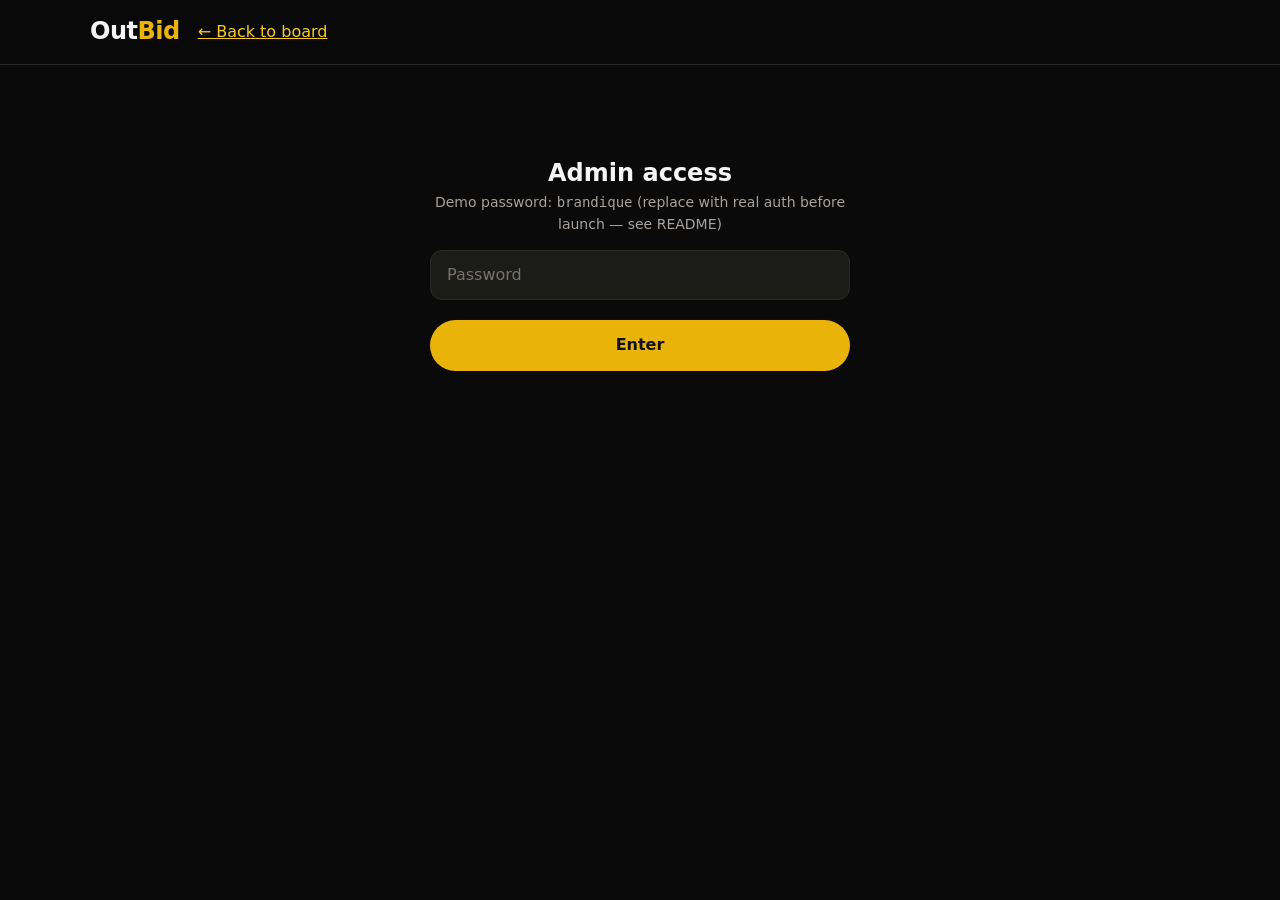
<file: admin.html>
<!DOCTYPE html>
<html lang="en">
<head>
<meta charset="UTF-8">
<meta name="viewport" content="width=device-width, initial-scale=1.0">
<title>OutBid Admin — Moderation & Leads</title>
<link rel="stylesheet" href="styles.css">
</head>
<body>
<header class="site-header">
  <div class="wrap header-in">
    <a class="logo" href="index.html">Out<span>Bid</span></a>
    <nav class="main-nav"><a href="index.html">← Back to board</a></nav>
  </div>
</header>

<main class="wrap">
  <div class="gate" id="gate">
    <h2>Admin access</h2>
    <p style="color:var(--muted);font-size:14px">Demo password: <code>brandique</code> (replace with real auth before launch — see README)</p>
    <input id="gatePass" type="password" placeholder="Password">
    <button class="btn-claim btn-wide" id="gateBtn" type="button">Enter</button>
    <p class="form-err" id="gateErr" hidden>Wrong password.</p>
  </div>

  <div id="adminPanel" hidden>
    <div class="admin-head">
      <h2>Listings moderation</h2>
      <button class="btn-mini" id="resetBtn" type="button">Reset demo data</button>
    </div>
    <div style="overflow-x:auto">
      <table class="admin-table" id="listingsTable">
        <thead><tr><th>#</th><th>Product</th><th>Category</th><th>Bid</th><th>Clicks</th><th>Status</th><th>Actions</th></tr></thead>
        <tbody></tbody>
      </table>
    </div>

    <h2 class="admin-section">Leads — everyone who claimed a rank</h2>
    <p style="color:var(--muted);font-size:14px;margin-bottom:12px">Every lister is a product owner — a warm lead for BrandiQue's web / AI services.</p>
    <div style="overflow-x:auto">
      <table class="admin-table" id="leadsTable">
        <thead><tr><th>Product</th><th>Email</th><th>Bid</th><th>Claimed</th></tr></thead>
        <tbody></tbody>
      </table>
    </div>
    <p style="margin-top:14px"><button class="btn-mini" id="csvBtn" type="button">Download leads CSV</button></p>
  </div>
</main>

<script src="data.js"></script>
<script src="store.js"></script>
<script src="admin.js"></script>
</body>
</html>
</file>
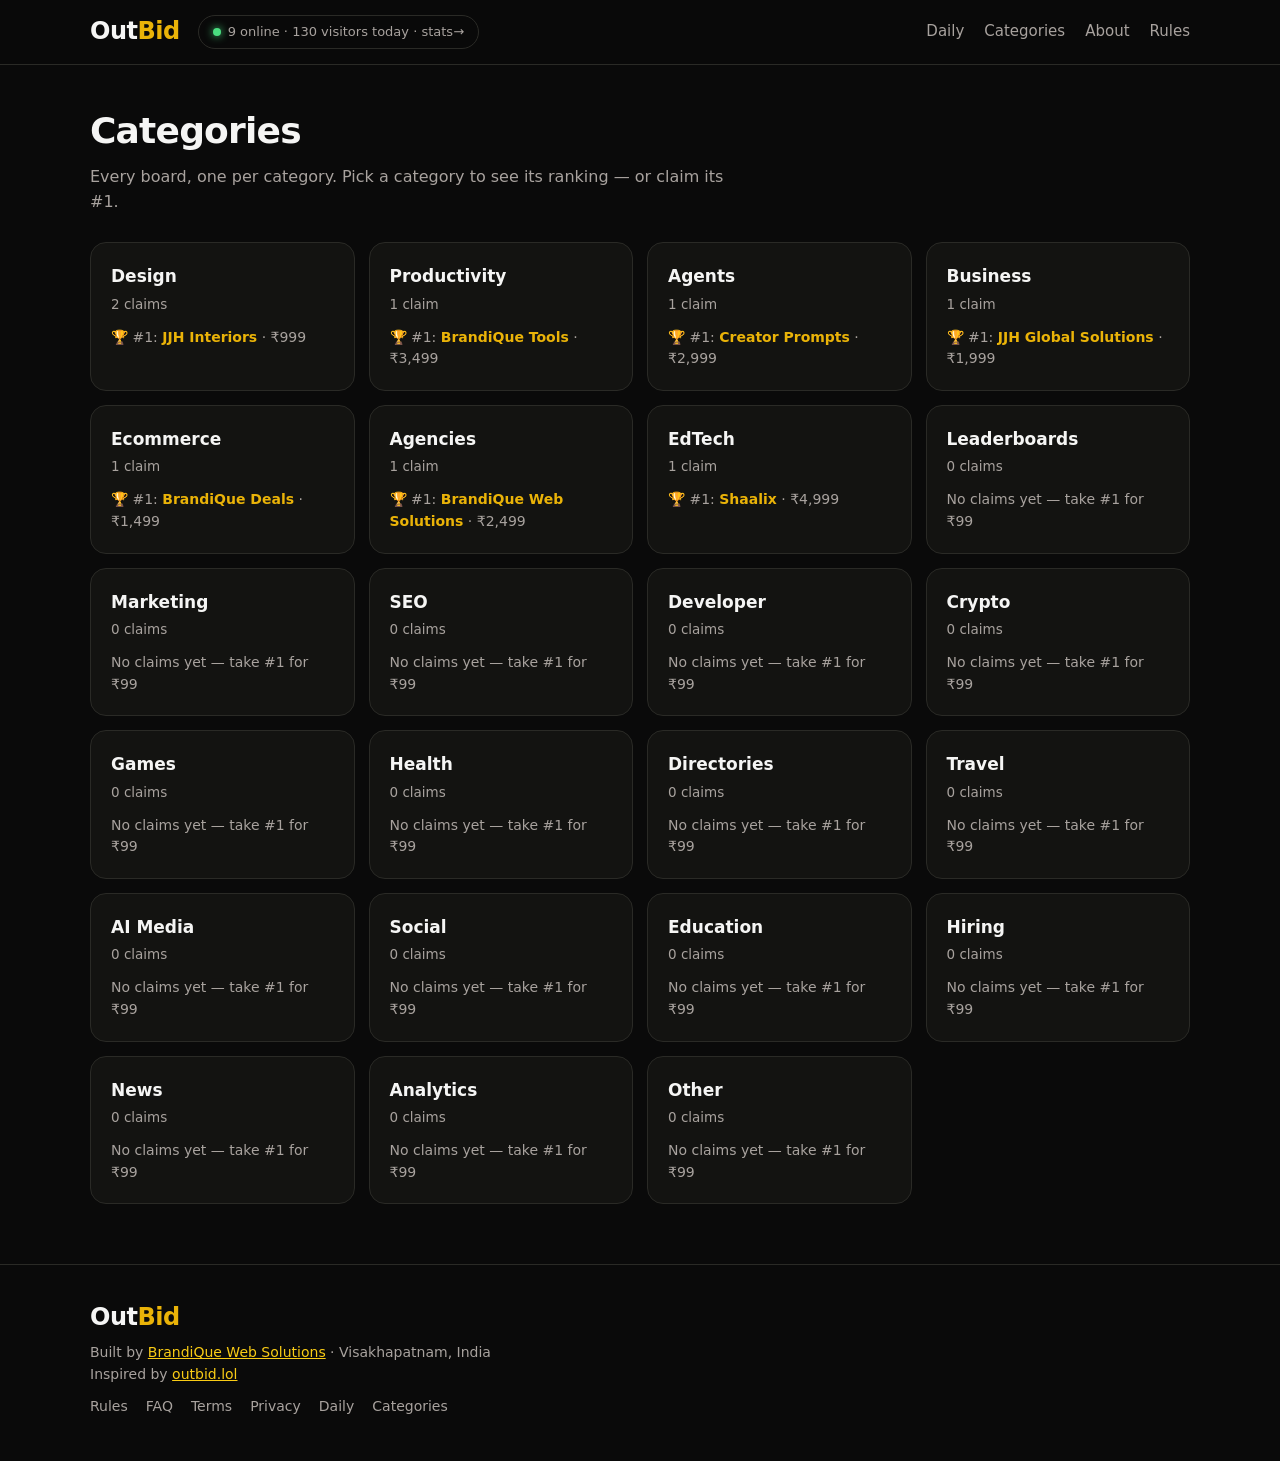
<file: categories.html>
<!DOCTYPE html>
<html lang="en">
<head>
<meta charset="UTF-8">
<meta name="viewport" content="width=device-width, initial-scale=1.0">
<title>Categories · OutBid</title>
<link rel="stylesheet" href="styles.css">
</head>
<body>
<header class="site-header">
  <div class="wrap header-in">
    <a class="logo" href="index.html">Out<span>Bid</span></a>
    <div class="live-pill" id="livePill"><span class="dot"></span>…</div>
    <nav class="header-nav">
      <a href="daily.html">Daily</a>
      <a href="categories.html">Categories</a>
      <a href="index.html#how">About</a>
      <a href="rules.html">Rules</a>
    </nav>
  </div>
</header>

<main class="wrap">
  <div class="page-head">
    <h1>Categories</h1>
    <p>Every board, one per category. Pick a category to see its ranking — or claim its #1.</p>
  </div>
  <div class="cat-grid" id="catGrid"></div>
</main>

<footer class="site-footer">
  <div class="wrap footer-in">
    <div>
      <a class="logo" href="index.html">Out<span>Bid</span></a>
      <p class="footer-by">Built by <a href="https://brandique.in" target="_blank" rel="noopener">BrandiQue Web Solutions</a> · Visakhapatnam, India<br>Inspired by <a href="https://outbid.lol" target="_blank" rel="noopener">outbid.lol</a></p>
      <div class="footer-links">
        <a href="rules.html">Rules</a><a href="index.html#faq">FAQ</a><a href="terms.html">Terms</a><a href="privacy.html">Privacy</a><a href="daily.html">Daily</a><a href="categories.html">Categories</a>
      </div>
    </div>
  </div>
</footer>

<script src="data.js"></script>
<script src="store.js"></script>
<script src="shared.js"></script>
<script src="categories.js"></script>
</body>
</html>
</file>
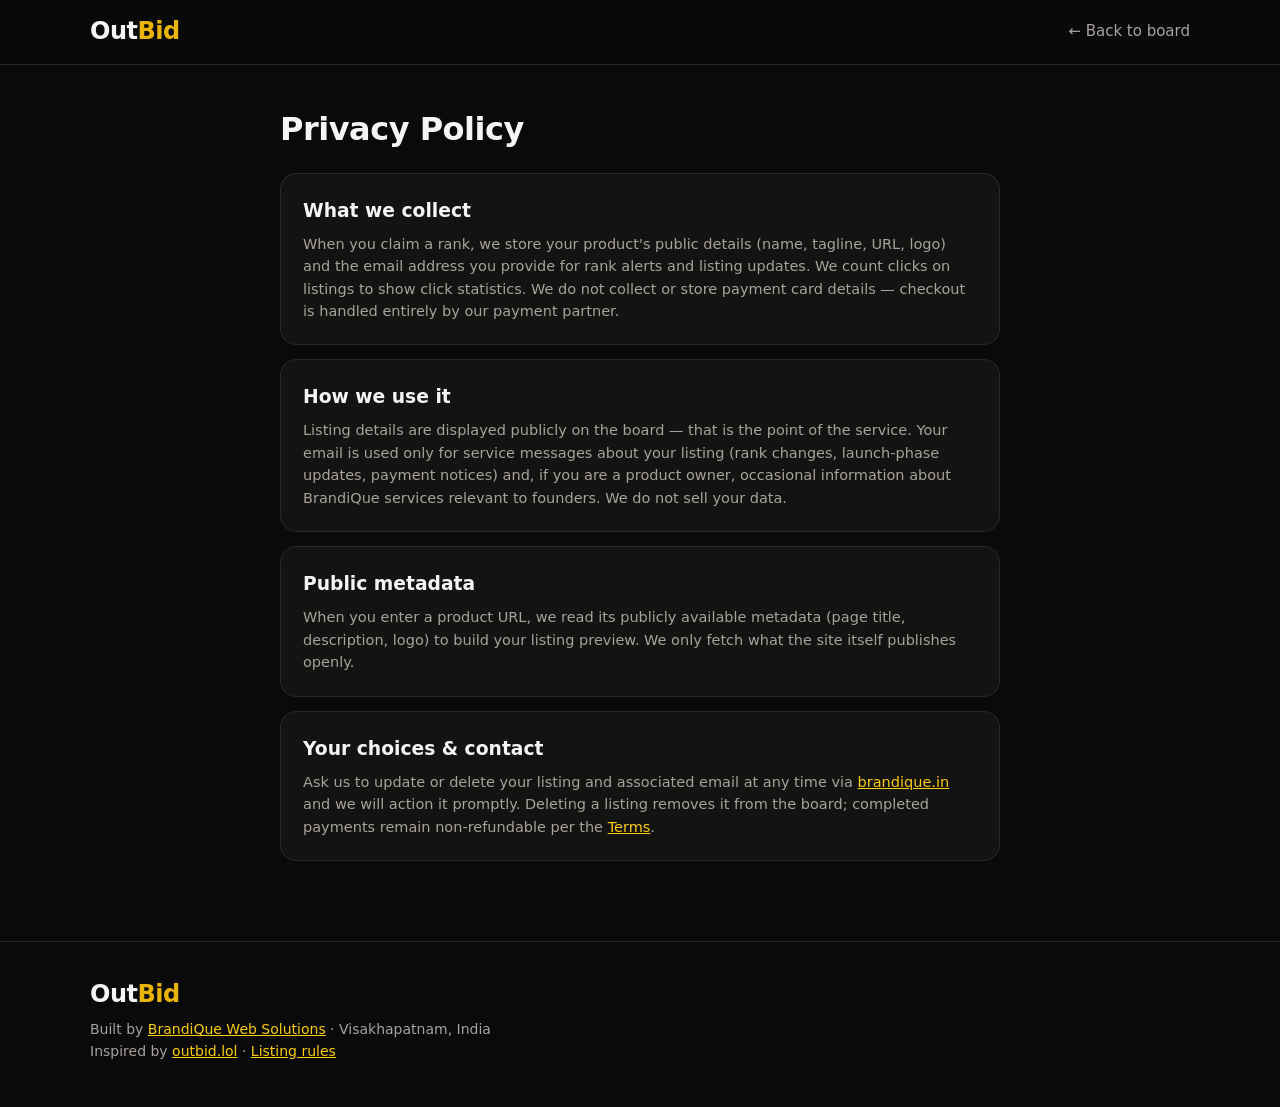
<file: privacy.html>
<!DOCTYPE html>
<html lang="en">
<head>
<meta charset="UTF-8">
<meta name="viewport" content="width=device-width, initial-scale=1.0">
<title>Privacy Policy · OutBid</title>
<link rel="stylesheet" href="styles.css">
</head>
<body>
<header class="site-header">
  <div class="wrap header-in">
    <a class="logo" href="index.html">Out<span>Bid</span></a>
    <nav class="header-nav"><a href="index.html">← Back to board</a></nav>
  </div>
</header>

<main class="wrap" style="max-width:760px;padding-top:40px;padding-bottom:20px">
  <h1 style="font-size:32px;letter-spacing:-.5px;margin-bottom:18px">Privacy Policy</h1>

  <div class="how-card" style="margin-bottom:14px"><h3 style="margin-bottom:8px">What we collect</h3>
  <p>When you claim a rank, we store your product's public details (name, tagline, URL, logo) and the email address you provide for rank alerts and listing updates. We count clicks on listings to show click statistics. We do not collect or store payment card details — checkout is handled entirely by our payment partner.</p></div>

  <div class="how-card" style="margin-bottom:14px"><h3 style="margin-bottom:8px">How we use it</h3>
  <p>Listing details are displayed publicly on the board — that is the point of the service. Your email is used only for service messages about your listing (rank changes, launch-phase updates, payment notices) and, if you are a product owner, occasional information about BrandiQue services relevant to founders. We do not sell your data.</p></div>

  <div class="how-card" style="margin-bottom:14px"><h3 style="margin-bottom:8px">Public metadata</h3>
  <p>When you enter a product URL, we read its publicly available metadata (page title, description, logo) to build your listing preview. We only fetch what the site itself publishes openly.</p></div>

  <div class="how-card"><h3 style="margin-bottom:8px">Your choices &amp; contact</h3>
  <p>Ask us to update or delete your listing and associated email at any time via <a href="https://brandique.in" target="_blank" rel="noopener">brandique.in</a> and we will action it promptly. Deleting a listing removes it from the board; completed payments remain non-refundable per the <a href="terms.html">Terms</a>.</p></div>
</main>

<footer class="site-footer">
  <div class="wrap footer-in">
    <div>
      <a class="logo" href="index.html">Out<span>Bid</span></a>
      <p class="footer-by">Built by <a href="https://brandique.in" target="_blank" rel="noopener">BrandiQue Web Solutions</a> · Visakhapatnam, India<br>Inspired by <a href="https://outbid.lol" target="_blank" rel="noopener">outbid.lol</a> · <a href="rules.html">Listing rules</a></p>
    </div>
  </div>
</footer>
</body>
</html>
</file>
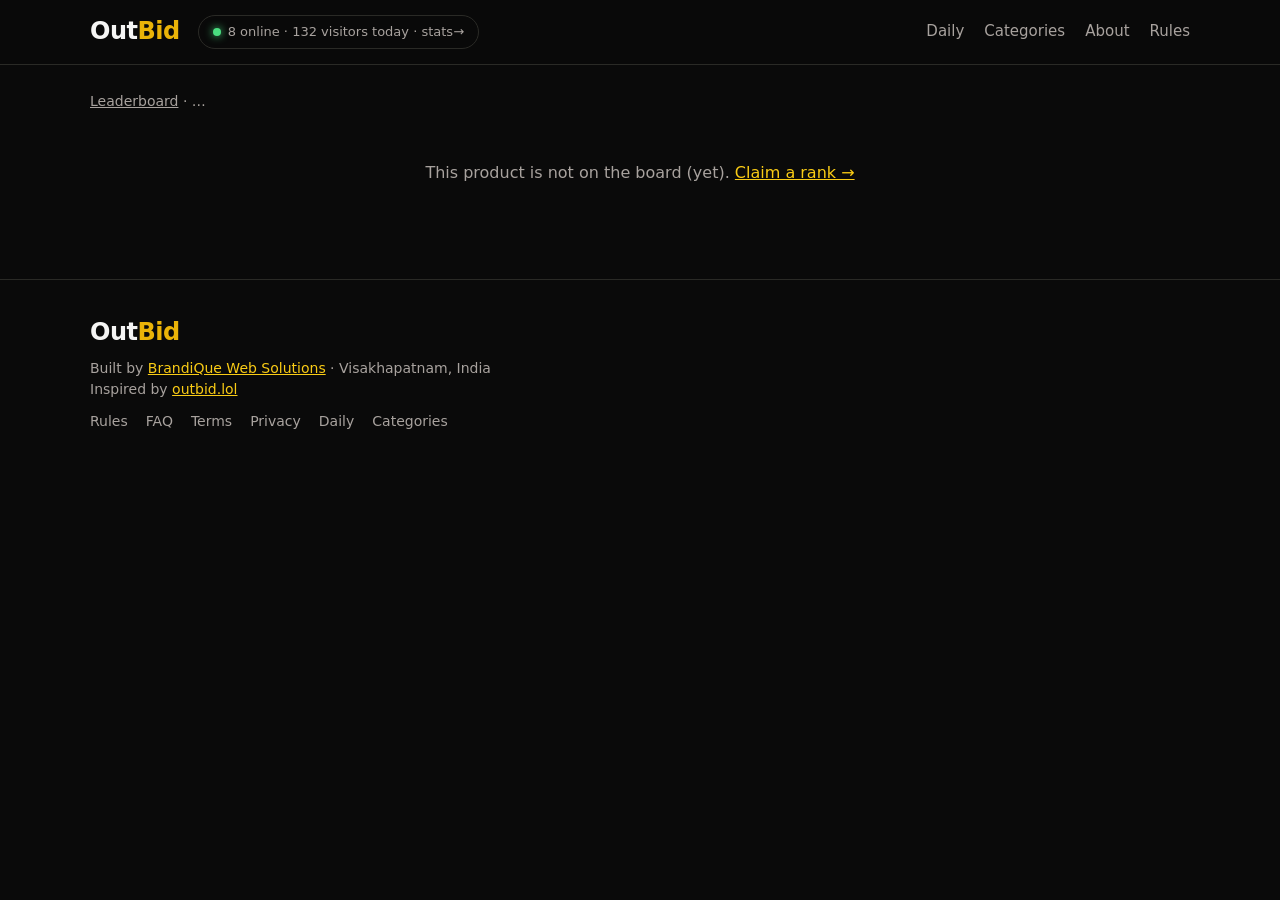
<file: product.html>
<!DOCTYPE html>
<html lang="en">
<head>
<meta charset="UTF-8">
<meta name="viewport" content="width=device-width, initial-scale=1.0">
<title>Product · OutBid</title>
<link rel="stylesheet" href="styles.css">
</head>
<body>
<header class="site-header">
  <div class="wrap header-in">
    <a class="logo" href="index.html">Out<span>Bid</span></a>
    <div class="live-pill" id="livePill"><span class="dot"></span>…</div>
    <nav class="header-nav">
      <a href="daily.html">Daily</a>
      <a href="categories.html">Categories</a>
      <a href="index.html#how">About</a>
      <a href="rules.html">Rules</a>
    </nav>
  </div>
</header>

<main class="wrap" id="productMain">
  <p class="crumb"><a href="index.html">Leaderboard</a> · <span id="crumbCat">…</span></p>
  <div id="productBody"><p class="board-empty">Loading…</p></div>
</main>

<footer class="site-footer">
  <div class="wrap footer-in">
    <div>
      <a class="logo" href="index.html">Out<span>Bid</span></a>
      <p class="footer-by">Built by <a href="https://brandique.in" target="_blank" rel="noopener">BrandiQue Web Solutions</a> · Visakhapatnam, India<br>Inspired by <a href="https://outbid.lol" target="_blank" rel="noopener">outbid.lol</a></p>
      <div class="footer-links">
        <a href="rules.html">Rules</a><a href="index.html#faq">FAQ</a><a href="terms.html">Terms</a><a href="privacy.html">Privacy</a><a href="daily.html">Daily</a><a href="categories.html">Categories</a>
      </div>
    </div>
  </div>
</footer>

<script src="data.js"></script>
<script src="store.js"></script>
<script src="shared.js"></script>
<script src="product.js"></script>
</body>
</html>
</file>
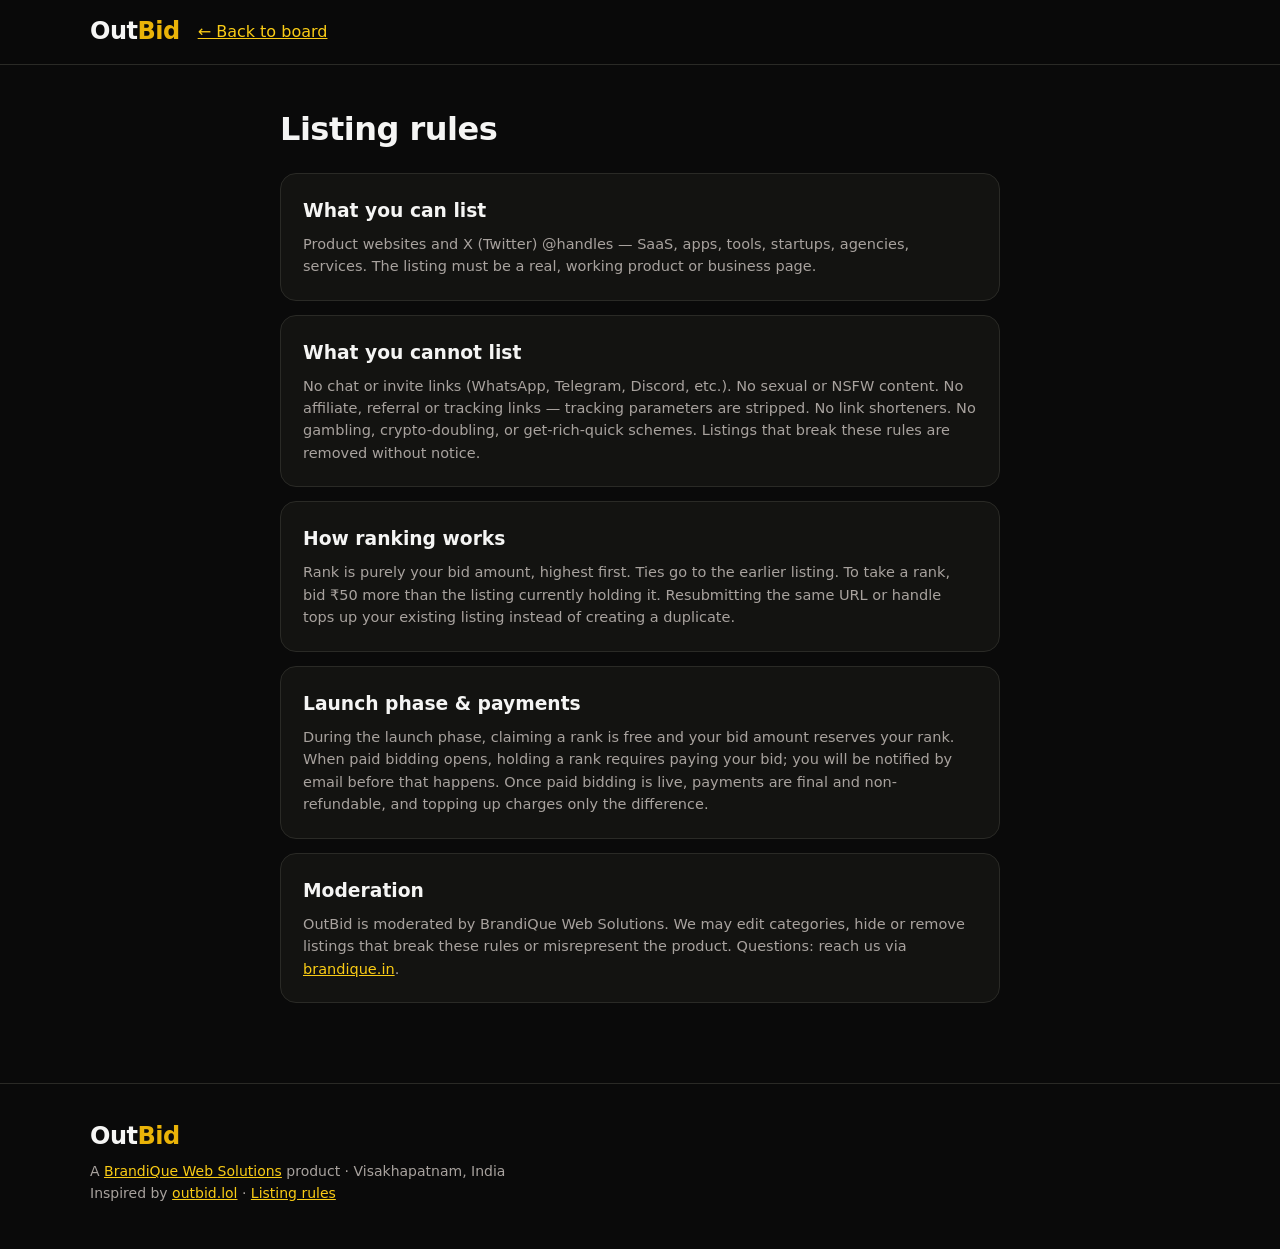
<file: rules.html>
<!DOCTYPE html>
<html lang="en">
<head>
<meta charset="UTF-8">
<meta name="viewport" content="width=device-width, initial-scale=1.0">
<title>Listing Rules — OutBid</title>
<link rel="stylesheet" href="styles.css">
</head>
<body>
<header class="site-header">
  <div class="wrap header-in">
    <a class="logo" href="index.html">Out<span>Bid</span></a>
    <nav class="main-nav"><a href="index.html">← Back to board</a></nav>
  </div>
</header>

<main class="wrap" style="max-width:760px;padding-top:40px;padding-bottom:20px">
  <h1 style="font-size:32px;letter-spacing:-.5px;margin-bottom:18px">Listing rules</h1>

  <div class="how-card" style="margin-bottom:14px">
    <h3 style="margin-bottom:8px">What you can list</h3>
    <p>Product websites and X (Twitter) @handles — SaaS, apps, tools, startups, agencies, services. The listing must be a real, working product or business page.</p>
  </div>

  <div class="how-card" style="margin-bottom:14px">
    <h3 style="margin-bottom:8px">What you cannot list</h3>
    <p>No chat or invite links (WhatsApp, Telegram, Discord, etc.). No sexual or NSFW content. No affiliate, referral or tracking links — tracking parameters are stripped. No link shorteners. No gambling, crypto-doubling, or get-rich-quick schemes. Listings that break these rules are removed without notice.</p>
  </div>

  <div class="how-card" style="margin-bottom:14px">
    <h3 style="margin-bottom:8px">How ranking works</h3>
    <p>Rank is purely your bid amount, highest first. Ties go to the earlier listing. To take a rank, bid ₹50 more than the listing currently holding it. Resubmitting the same URL or handle tops up your existing listing instead of creating a duplicate.</p>
  </div>

  <div class="how-card" style="margin-bottom:14px">
    <h3 style="margin-bottom:8px">Launch phase &amp; payments</h3>
    <p>During the launch phase, claiming a rank is free and your bid amount reserves your rank. When paid bidding opens, holding a rank requires paying your bid; you will be notified by email before that happens. Once paid bidding is live, payments are final and non-refundable, and topping up charges only the difference.</p>
  </div>

  <div class="how-card">
    <h3 style="margin-bottom:8px">Moderation</h3>
    <p>OutBid is moderated by BrandiQue Web Solutions. We may edit categories, hide or remove listings that break these rules or misrepresent the product. Questions: reach us via <a href="https://brandique.in" target="_blank" rel="noopener">brandique.in</a>.</p>
  </div>
</main>

<footer class="site-footer">
  <div class="wrap footer-in">
    <div>
      <a class="logo" href="index.html">Out<span>Bid</span></a>
      <p class="footer-by">A <a href="https://brandique.in" target="_blank" rel="noopener">BrandiQue Web Solutions</a> product · Visakhapatnam, India<br>
      Inspired by <a href="https://outbid.lol" target="_blank" rel="noopener">outbid.lol</a> · <a href="rules.html">Listing rules</a></p>
    </div>
  </div>
</footer>
</body>
</html>
</file>
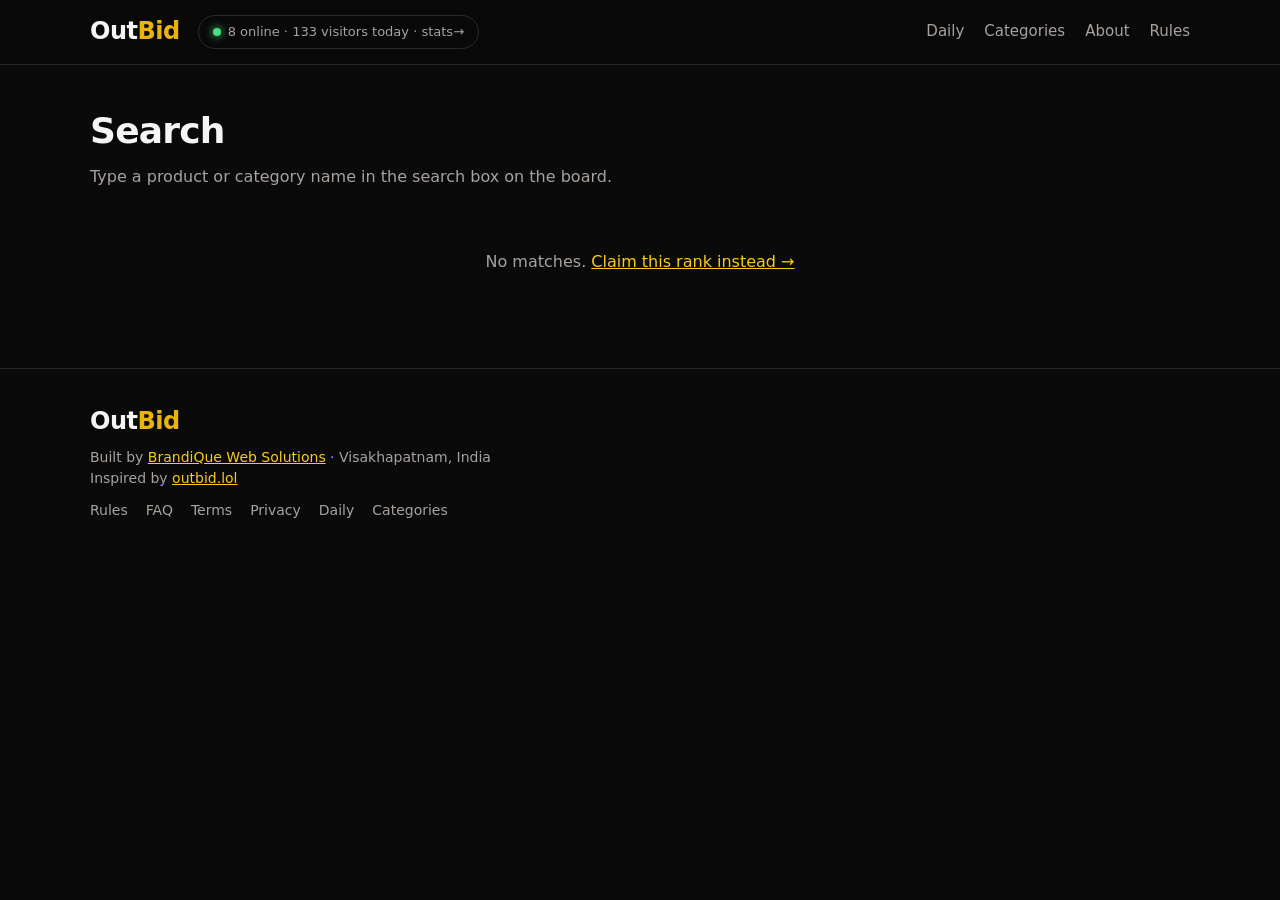
<file: search.html>
<!DOCTYPE html>
<html lang="en">
<head>
<meta charset="UTF-8">
<meta name="viewport" content="width=device-width, initial-scale=1.0">
<title>Search · OutBid</title>
<link rel="stylesheet" href="styles.css">
</head>
<body>
<header class="site-header">
  <div class="wrap header-in">
    <a class="logo" href="index.html">Out<span>Bid</span></a>
    <div class="live-pill" id="livePill"><span class="dot"></span>…</div>
    <nav class="header-nav">
      <a href="daily.html">Daily</a>
      <a href="categories.html">Categories</a>
      <a href="index.html#how">About</a>
      <a href="rules.html">Rules</a>
    </nav>
  </div>
</header>

<main class="wrap">
  <div class="page-head">
    <h1>Search</h1>
    <p id="searchSummary">…</p>
  </div>
  <div class="search-results" id="searchResults"></div>
</main>

<footer class="site-footer">
  <div class="wrap footer-in">
    <div>
      <a class="logo" href="index.html">Out<span>Bid</span></a>
      <p class="footer-by">Built by <a href="https://brandique.in" target="_blank" rel="noopener">BrandiQue Web Solutions</a> · Visakhapatnam, India<br>Inspired by <a href="https://outbid.lol" target="_blank" rel="noopener">outbid.lol</a></p>
      <div class="footer-links">
        <a href="rules.html">Rules</a><a href="index.html#faq">FAQ</a><a href="terms.html">Terms</a><a href="privacy.html">Privacy</a><a href="daily.html">Daily</a><a href="categories.html">Categories</a>
      </div>
    </div>
  </div>
</footer>

<script src="data.js"></script>
<script src="store.js"></script>
<script src="shared.js"></script>
<script src="search.js"></script>
</body>
</html>
</file>
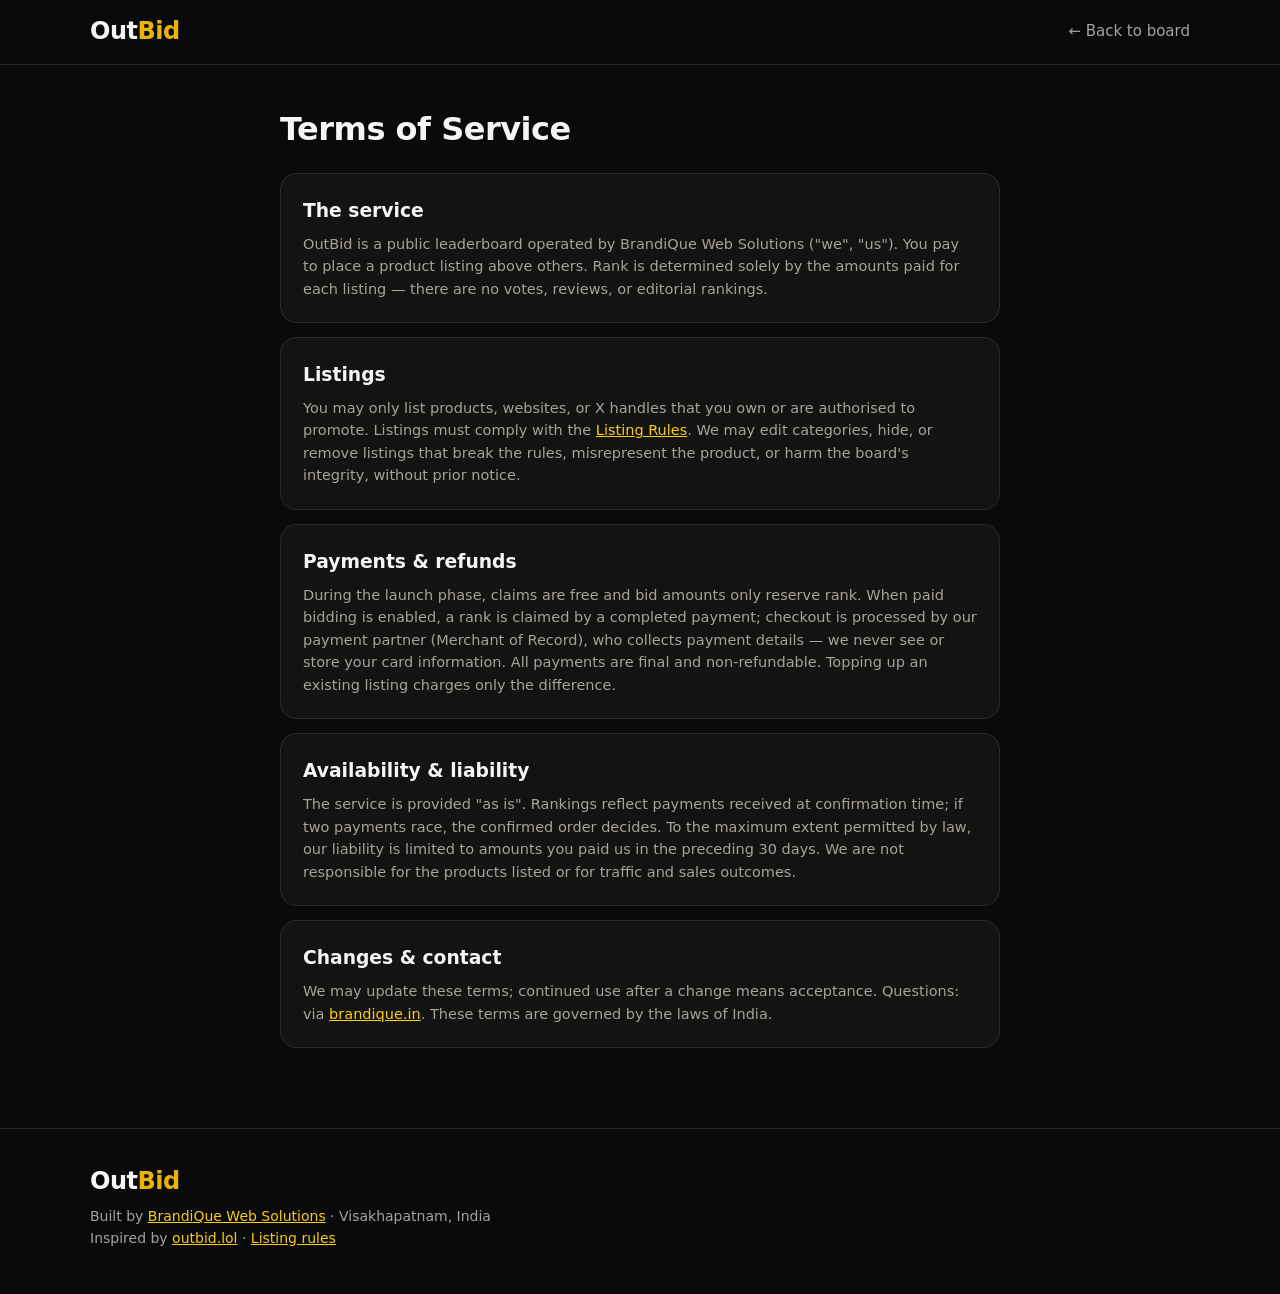
<file: terms.html>
<!DOCTYPE html>
<html lang="en">
<head>
<meta charset="UTF-8">
<meta name="viewport" content="width=device-width, initial-scale=1.0">
<title>Terms of Service · OutBid</title>
<link rel="stylesheet" href="styles.css">
</head>
<body>
<header class="site-header">
  <div class="wrap header-in">
    <a class="logo" href="index.html">Out<span>Bid</span></a>
    <nav class="header-nav"><a href="index.html">← Back to board</a></nav>
  </div>
</header>

<main class="wrap" style="max-width:760px;padding-top:40px;padding-bottom:20px">
  <h1 style="font-size:32px;letter-spacing:-.5px;margin-bottom:18px">Terms of Service</h1>

  <div class="how-card" style="margin-bottom:14px"><h3 style="margin-bottom:8px">The service</h3>
  <p>OutBid is a public leaderboard operated by BrandiQue Web Solutions ("we", "us"). You pay to place a product listing above others. Rank is determined solely by the amounts paid for each listing — there are no votes, reviews, or editorial rankings.</p></div>

  <div class="how-card" style="margin-bottom:14px"><h3 style="margin-bottom:8px">Listings</h3>
  <p>You may only list products, websites, or X handles that you own or are authorised to promote. Listings must comply with the <a href="rules.html">Listing Rules</a>. We may edit categories, hide, or remove listings that break the rules, misrepresent the product, or harm the board's integrity, without prior notice.</p></div>

  <div class="how-card" style="margin-bottom:14px"><h3 style="margin-bottom:8px">Payments &amp; refunds</h3>
  <p>During the launch phase, claims are free and bid amounts only reserve rank. When paid bidding is enabled, a rank is claimed by a completed payment; checkout is processed by our payment partner (Merchant of Record), who collects payment details — we never see or store your card information. All payments are final and non-refundable. Topping up an existing listing charges only the difference.</p></div>

  <div class="how-card" style="margin-bottom:14px"><h3 style="margin-bottom:8px">Availability &amp; liability</h3>
  <p>The service is provided "as is". Rankings reflect payments received at confirmation time; if two payments race, the confirmed order decides. To the maximum extent permitted by law, our liability is limited to amounts you paid us in the preceding 30 days. We are not responsible for the products listed or for traffic and sales outcomes.</p></div>

  <div class="how-card"><h3 style="margin-bottom:8px">Changes &amp; contact</h3>
  <p>We may update these terms; continued use after a change means acceptance. Questions: via <a href="https://brandique.in" target="_blank" rel="noopener">brandique.in</a>. These terms are governed by the laws of India.</p></div>
</main>

<footer class="site-footer">
  <div class="wrap footer-in">
    <div>
      <a class="logo" href="index.html">Out<span>Bid</span></a>
      <p class="footer-by">Built by <a href="https://brandique.in" target="_blank" rel="noopener">BrandiQue Web Solutions</a> · Visakhapatnam, India<br>Inspired by <a href="https://outbid.lol" target="_blank" rel="noopener">outbid.lol</a> · <a href="rules.html">Listing rules</a></p>
    </div>
  </div>
</footer>
</body>
</html>
</file>
<file: styles.css>
:root{
  --yellow:#EAB308; --yellow-soft:#facc15; --yellow-dim:rgba(234,179,8,.13);
  --black:#0a0a0a; --panel:#131311; --panel-2:#1b1b18; --line:#2a2a26;
  --text:#f5f5f4; --muted:#a8a29e; --red:#f87171; --green:#4ade80;
}
*{box-sizing:border-box;margin:0;padding:0}
html{scroll-behavior:smooth}
body{background:var(--black);color:var(--text);font-family:system-ui,-apple-system,"Segoe UI",Roboto,Arial,sans-serif;line-height:1.55}
.wrap{max-width:1140px;margin:0 auto;padding:0 20px}
a{color:var(--yellow-soft)}
button{cursor:pointer;font:inherit}
input,select{font:inherit;color:var(--text);background:var(--panel-2);border:1px solid var(--line);border-radius:999px;padding:12px 16px}
input:focus,select:focus{outline:none;border-color:var(--yellow);box-shadow:0 0 0 3px var(--yellow-dim)}
::placeholder{color:#78716c}

.launch-banner{background:var(--yellow);color:#111;text-align:center;padding:9px 14px;font-size:14px}
.site-header{border-bottom:1px solid var(--line);position:sticky;top:0;background:rgba(10,10,10,.94);backdrop-filter:blur(8px);z-index:30}
.header-in{display:flex;align-items:center;gap:18px;height:64px}
.logo{font-size:24px;font-weight:800;color:var(--text);text-decoration:none;letter-spacing:-.5px;white-space:nowrap}
.logo span{color:var(--yellow)}
.live-pill{display:flex;align-items:center;gap:7px;border:1px solid var(--line);border-radius:999px;padding:6px 14px;font-size:13px;color:var(--muted);white-space:nowrap}
.live-pill .dot{width:8px;height:8px;border-radius:50%;background:var(--green);box-shadow:0 0 8px var(--green)}
.header-nav{margin-left:auto;display:flex;align-items:center;gap:20px}
.header-nav a{color:var(--muted);text-decoration:none;font-size:15px}
.header-nav a:hover{color:var(--text)}
.icon-btn{background:none;border:1px solid var(--line);color:var(--text);width:38px;height:38px;border-radius:50%;font-size:16px;line-height:1}
.search-bar{border-bottom:1px solid var(--line);padding:12px 0}
.search-bar form{display:flex;gap:10px}
.search-bar input{flex:1}

.cat-bar{border-bottom:1px solid var(--line)}
.cat-scroll{display:flex;gap:8px;overflow-x:auto;padding:12px 20px;scrollbar-width:none}
.cat-scroll::-webkit-scrollbar{display:none}
.cat-tab{flex:none;background:var(--panel);border:1px solid var(--line);color:var(--muted);padding:7px 16px;border-radius:999px;font-size:14px;text-decoration:none}
.cat-tab.active{background:var(--yellow);color:#111;border-color:var(--yellow);font-weight:700}
.cat-tab.explore{color:var(--yellow);border-color:var(--yellow);background:none}

.hero{padding:44px 20px 6px;text-align:center}
.board-tabs{display:inline-flex;gap:8px;margin-bottom:22px}
.tab{background:var(--panel);color:var(--muted);border:1px solid var(--line);padding:9px 22px;border-radius:999px;font-weight:600;text-decoration:none}
.tab.active{background:var(--yellow);color:#111;border-color:var(--yellow)}
.hero h1{font-size:clamp(30px,5.4vw,50px);font-weight:800;letter-spacing:-1.2px;line-height:1.12}
.hero h1 .h1-amt{color:var(--yellow);white-space:nowrap}
.stepper{display:inline-flex;gap:6px;vertical-align:middle;margin:0 2px}
.stepper button{width:40px;height:40px;border-radius:50%;border:1px solid var(--line);background:var(--panel);color:var(--yellow);font-size:22px;line-height:1}
.stepper button:disabled{opacity:.35;cursor:not-allowed}
.stepper button:hover:not(:disabled){border-color:var(--yellow)}
#bidAmount{width:170px;text-align:center;border:none;background:none;font-size:inherit;font-weight:800;color:var(--yellow);padding:0;box-shadow:none}
.countdown{color:var(--muted);font-size:14.5px;margin-top:10px}
.countdown strong{color:var(--yellow-soft)}

.claim-form{max-width:860px;margin:26px auto 0}
.claim-row{display:flex;gap:10px;flex-wrap:wrap}
.claim-row .url-wrap{flex:1;min-width:240px;position:relative}
.claim-row .url-wrap input{width:100%;padding-left:40px}
.url-ico{position:absolute;left:14px;top:50%;transform:translateY(-50%);font-size:15px;opacity:.75}
.spinner{width:15px;height:15px;border:2px solid var(--line);border-top-color:var(--yellow);border-radius:50%;display:inline-block;animation:spin .7s linear infinite}
@keyframes spin{to{transform:rotate(360deg)}}
.claim-row select{max-width:210px;border-radius:999px}
.btn-claim{background:var(--yellow);color:#111;border:none;border-radius:999px;padding:13px 28px;font-weight:800;font-size:16px;white-space:nowrap}
.btn-claim:hover:not(:disabled){background:var(--yellow-soft)}
.btn-claim:disabled{background:#44403c;color:#a8a29e;cursor:not-allowed}
.btn-wide{width:100%;margin-top:6px}
.claim-helper{color:var(--muted);font-size:14px;margin-top:12px;min-height:21px}
.claim-helper strong{color:var(--yellow-soft)}

.layout{display:grid;grid-template-columns:minmax(0,1fr) 320px;gap:26px;margin-top:40px;align-items:start}
.board-list{display:flex;flex-direction:column}
.listing{position:relative;display:flex;gap:16px;align-items:center;padding:16px 14px;border-bottom:1px solid var(--line)}
.listing.top3{background:var(--yellow-dim);border:1px solid rgba(234,179,8,.45);border-radius:18px;margin-bottom:10px;border-bottom:1px solid rgba(234,179,8,.45)}
.rank-num{font-size:19px;font-weight:800;min-width:44px;text-align:center;color:var(--muted)}
.listing.top3 .rank-num{color:var(--yellow)}
.logo-box{flex:none;border-radius:14px;background:var(--panel-2);border:1px solid var(--line);display:flex;align-items:center;justify-content:center;overflow:hidden}
.logo-box img{width:100%;height:100%;object-fit:contain;padding:6px}
.logo-letter{font-weight:800;font-size:22px;color:var(--yellow);align-items:center;justify-content:center;width:100%;height:100%}
.listing-main{flex:1;min-width:0}
.listing-name{font-size:17px;font-weight:700}
.listing-name a{color:var(--text);text-decoration:none}
.listing-name a:hover{color:var(--yellow-soft)}
.listing-tag{color:var(--muted);font-size:14px;white-space:nowrap;overflow:hidden;text-overflow:ellipsis}
.listing-meta{font-size:12.5px;color:var(--muted);margin-top:3px}
.listing-meta b{color:var(--text);font-weight:600}
.listing-meta a{color:var(--muted)}
.listing-side{text-align:right;min-width:104px}
.listing-amt{font-size:19px;font-weight:800;color:var(--yellow)}
.row-claim{position:absolute;left:50%;top:50%;transform:translate(-50%,-50%);background:var(--yellow);color:#111;border:none;font-weight:800;font-size:14px;padding:10px 20px;border-radius:999px;opacity:0;pointer-events:none;transition:opacity .15s;box-shadow:0 8px 28px rgba(0,0,0,.55);white-space:nowrap}
.listing:hover .row-claim{opacity:1;pointer-events:auto}
.end-label{text-align:center;color:var(--muted);font-size:12.5px;letter-spacing:.12em;text-transform:uppercase;padding:14px 0 6px}
.board-empty{color:var(--muted);text-align:center;padding:34px 0}
.demo-tag{font-size:10.5px;color:#111;background:var(--yellow-soft);border-radius:6px;padding:1px 7px;font-weight:700;vertical-align:middle;margin-left:8px}

.side-card{background:var(--panel);border:1px solid var(--line);border-radius:18px;padding:18px;margin-bottom:18px}
.side-card h3{font-size:16px;margin-bottom:4px}
.side-card .see-all{font-size:13.5px}
.mini-row{display:flex;align-items:center;gap:10px;padding:9px 0;border-bottom:1px solid var(--line)}
.mini-row:last-child{border-bottom:none}
.mini-row .rank-num{font-size:14px;min-width:30px}
.mini-name{flex:1;min-width:0;font-size:14.5px;font-weight:600;white-space:nowrap;overflow:hidden;text-overflow:ellipsis}
.mini-name a{color:var(--text);text-decoration:none}
.mini-amt{color:var(--yellow);font-weight:700;font-size:14.5px}
.activity-list{list-style:none}
.activity-list li{padding:8px 0;border-bottom:1px solid var(--line);font-size:14px}
.activity-list li:last-child{border-bottom:none}
.activity-list a{color:var(--text);text-decoration:none;font-weight:600}
.activity-list a:hover{color:var(--yellow-soft)}
.activity-list .act-meta{color:var(--muted)}
.side-empty{color:var(--muted);font-size:14px;padding:8px 0}

.stats-block{margin:64px 0 0;background:var(--panel);border:1px solid var(--line);border-radius:18px;padding:28px;text-align:center}
.stats-block h2{font-size:21px;margin-bottom:6px}
.stats-block .stats-sub{color:var(--muted);font-size:14.5px;margin-bottom:20px}
.stats-grid{display:flex;gap:14px;justify-content:center;flex-wrap:wrap}
.stat{min-width:180px}
.stat-num{display:block;font-size:27px;font-weight:800;color:var(--yellow)}
.stat-label{font-size:13px;color:var(--muted)}

.how{margin-top:64px}
.how h2,.faq h2{font-size:27px;margin-bottom:18px;letter-spacing:-.5px}
.how-grid{display:grid;grid-template-columns:repeat(auto-fit,minmax(240px,1fr));gap:14px}
.how-card{background:var(--panel);border:1px solid var(--line);border-radius:16px;padding:22px}
.how-num{display:inline-flex;width:30px;height:30px;border-radius:50%;background:var(--yellow);color:#111;font-weight:800;align-items:center;justify-content:center;margin-bottom:10px}
.how-card h3{margin-bottom:6px}
.how-card p{color:var(--muted);font-size:14.5px}
.faq{margin:56px auto 10px}
.faq details{background:var(--panel);border:1px solid var(--line);border-radius:12px;padding:14px 18px;margin-bottom:10px}
.faq summary{cursor:pointer;font-weight:600}
.faq details p{color:var(--muted);margin-top:8px;font-size:14.5px}

.site-footer{border-top:1px solid var(--line);margin-top:60px;padding:34px 0 44px}
.footer-in{display:flex;justify-content:space-between;gap:24px;flex-wrap:wrap;align-items:center}
.footer-by{color:var(--muted);font-size:14px;margin-top:6px}
.footer-links{display:flex;gap:18px;flex-wrap:wrap;margin-top:10px}
.footer-links a{color:var(--muted);text-decoration:none;font-size:14px}
.footer-links a:hover{color:var(--text)}
.footer-cta p{color:var(--muted);font-size:14.5px;margin-bottom:8px}
.btn-cta{display:inline-block;background:var(--yellow);color:#111;text-decoration:none;font-weight:800;padding:11px 20px;border-radius:999px}
.btn-cta:hover{background:var(--yellow-soft)}

.modal-backdrop{position:fixed;inset:0;background:rgba(0,0,0,.78);display:flex;align-items:center;justify-content:center;z-index:60;padding:16px}
.modal-backdrop[hidden]{display:none}
.modal{background:var(--panel);border:1px solid var(--line);border-radius:18px;max-width:520px;width:100%;padding:28px;position:relative;max-height:92vh;overflow:auto}
.modal h3{margin-bottom:4px;font-size:22px}
.modal-sub{color:var(--muted);font-size:14px;margin-bottom:18px}
.modal-close{position:absolute;top:12px;right:14px;background:none;border:none;color:var(--muted);font-size:26px}
.confirm-card{display:grid;grid-template-columns:1fr 1fr;gap:0;border:1px solid var(--line);border-radius:14px;overflow:hidden;margin-bottom:16px}
.confirm-card>div{padding:16px;background:var(--panel-2)}
.confirm-card>div:first-child{border-right:1px solid var(--line)}
.confirm-label{font-size:11.5px;letter-spacing:.1em;color:var(--muted);text-transform:uppercase}
.confirm-big{font-size:24px;font-weight:800;margin-top:2px}
.confirm-small{color:var(--muted);font-size:13.5px}
.fetch-preview{display:flex;gap:12px;align-items:center;background:var(--panel-2);border:1px solid var(--line);border-radius:14px;padding:12px 14px;margin-bottom:16px}
.fetch-preview .fp-name{font-weight:700}
.fetch-preview .fp-tag{color:var(--muted);font-size:13.5px}
.modal form label{display:block;font-size:14px;color:var(--muted);margin-bottom:13px}
.modal form input{display:block;width:100%;margin-top:6px;border-radius:12px}
.terms-row{display:flex;gap:10px;align-items:flex-start;font-size:14px;color:var(--muted);margin:6px 0 16px}
.terms-row input{width:auto;margin-top:3px}
.modal-actions{display:flex;gap:10px}
.btn-ghost{flex:1;background:none;border:1px solid var(--line);color:var(--text);border-radius:999px;padding:13px;font-weight:700}
.modal-actions .btn-claim{flex:1.4}
.form-err{color:var(--red);font-size:14px;margin-top:10px}

/* Product page */
.crumb{color:var(--muted);font-size:14px;margin:26px 0 14px}
.crumb a{color:var(--muted)}
.product-card{background:var(--panel);border:1px solid var(--line);border-radius:20px;padding:28px}
.product-head{display:flex;gap:20px;align-items:center;flex-wrap:wrap}
.product-head h1{font-size:30px;letter-spacing:-.5px}
.product-actions{display:flex;gap:10px;margin-top:18px;flex-wrap:wrap}
.btn-dark{background:var(--yellow);color:#111;border:none;border-radius:999px;padding:12px 24px;font-weight:800;text-decoration:none;display:inline-block}
.btn-outline{background:none;border:1px solid var(--line);color:var(--text);border-radius:999px;padding:12px 24px;font-weight:700;text-decoration:none;display:inline-block}
.product-desc{color:var(--muted);margin-top:16px;max-width:720px}
.stat-cards{display:grid;grid-template-columns:repeat(auto-fit,minmax(250px,1fr));gap:14px;margin-top:20px}
.stat-card{background:var(--panel);border:1px solid var(--line);border-radius:16px;padding:20px}
.stat-card .confirm-big{color:var(--yellow)}
.about-rank{background:var(--panel);border:1px solid var(--line);border-radius:16px;padding:22px;margin-top:14px}
.about-rank p{color:var(--muted);margin-bottom:8px;font-size:15px}
.about-rank p b{color:var(--text)}

/* Daily / categories / search */
.page-head{padding:38px 0 6px}
.page-head h1{font-size:36px;letter-spacing:-.8px}
.page-head p{color:var(--muted);margin-top:6px;max-width:640px}
.day-card{background:var(--panel);border:1px solid var(--line);border-radius:18px;padding:22px;margin-top:16px}
.day-card h3{font-size:19px;display:flex;gap:10px;align-items:center}
.live-pill-tag{background:var(--yellow);color:#111;font-size:12px;font-weight:800;border-radius:999px;padding:2px 10px}
.cat-grid{display:grid;grid-template-columns:repeat(auto-fill,minmax(230px,1fr));gap:14px;margin-top:22px}
.cat-card{background:var(--panel);border:1px solid var(--line);border-radius:16px;padding:20px;text-decoration:none;color:var(--text)}
.cat-card:hover{border-color:var(--yellow)}
.cat-card h3{font-size:17px;margin-bottom:4px}
.cat-card p{color:var(--muted);font-size:13.5px}
.cat-card .cat-top{margin-top:12px;font-size:14px;color:var(--muted)}
.cat-card .cat-top b{color:var(--yellow)}
.search-results{margin-top:20px;display:flex;flex-direction:column;gap:12px}
.search-card{display:flex;gap:14px;align-items:center;background:var(--panel);border:1px solid var(--line);border-radius:16px;padding:16px 18px;text-decoration:none;color:var(--text)}
.search-card:hover{border-color:var(--yellow)}

/* Admin */
.admin-head{display:flex;justify-content:space-between;align-items:center;margin:34px 0 16px;flex-wrap:wrap;gap:12px}
.admin-table{width:100%;border-collapse:collapse;background:var(--panel);border:1px solid var(--line);border-radius:14px;overflow:hidden}
.admin-table th,.admin-table td{padding:11px 13px;text-align:left;font-size:14px;border-bottom:1px solid var(--line);vertical-align:top}
.admin-table th{color:var(--muted);font-weight:600;background:var(--panel-2)}
.admin-table tr:last-child td{border-bottom:none}
.status-live{color:var(--green);font-weight:700}
.status-hidden{color:var(--red);font-weight:700}
.btn-mini{background:none;border:1px solid var(--line);color:var(--text);border-radius:8px;padding:5px 11px;font-size:13px;margin-right:6px}
.btn-mini.danger{border-color:var(--red);color:var(--red)}
.admin-section{margin:38px 0 14px;font-size:21px}
.lead-mail{color:var(--yellow-soft)}
.gate{max-width:420px;margin:90px auto;text-align:center}
.gate input{width:100%;margin:14px 0;border-radius:12px}

@media (max-width:900px){
  .layout{grid-template-columns:1fr}
  .live-pill{display:none}
}
@media (max-width:680px){
  .claim-row{flex-direction:column}
  .claim-row select{max-width:none}
  #bidAmount{width:120px}
  .header-nav a:not(.keep){display:none}
  .listing-side{min-width:0}
  .row-claim{display:none}
}
</file>
